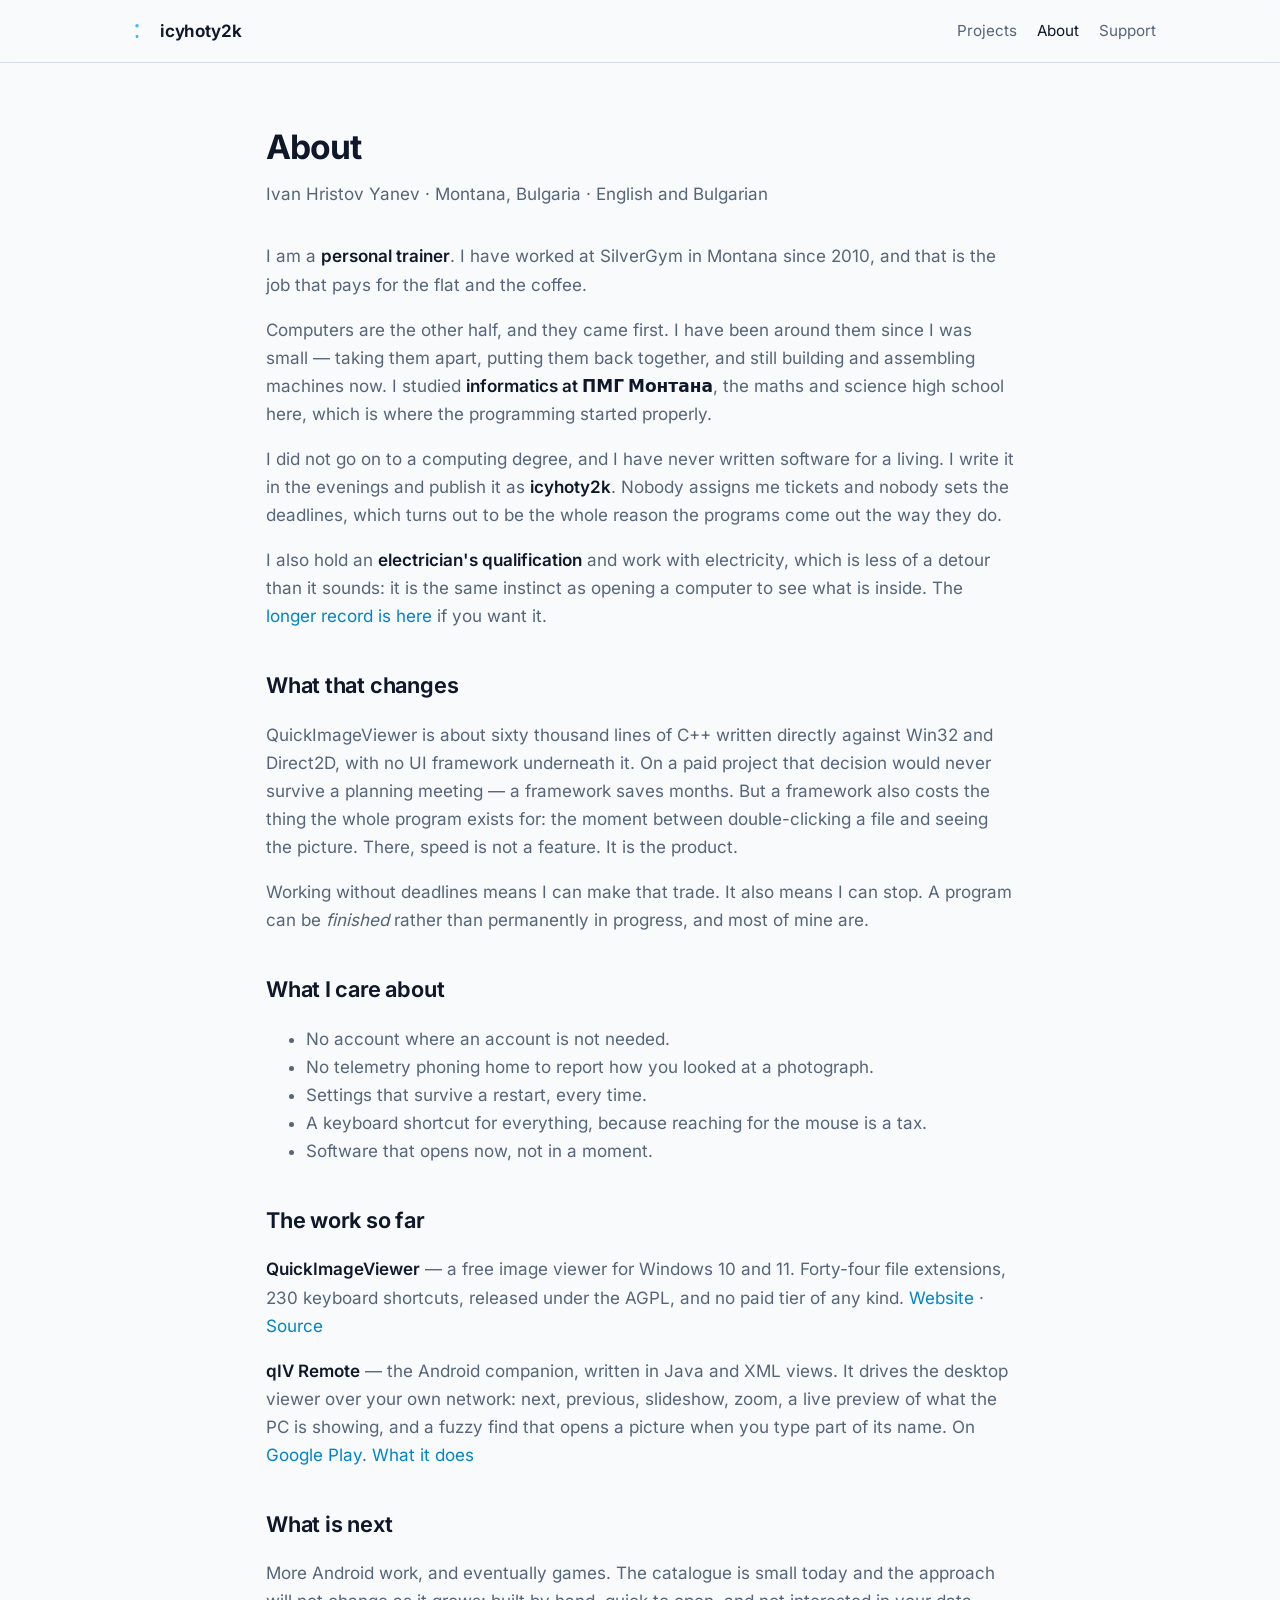
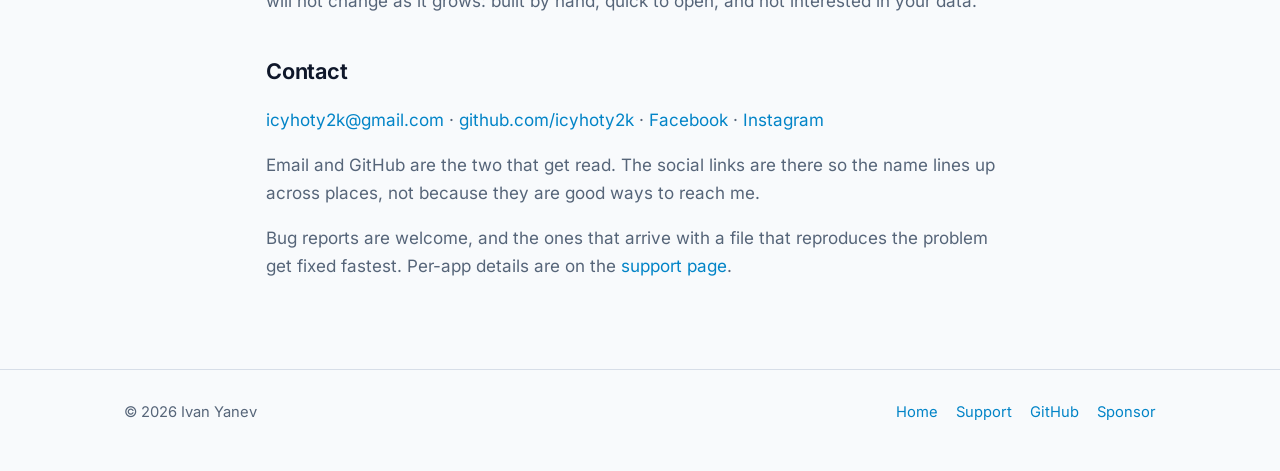
<file: about.html>
<!DOCTYPE html>
<html lang="en">
<head>
<meta charset="UTF-8">
<meta name="viewport" content="width=device-width, initial-scale=1.0">
<title>About — icyhoty2k</title>

<meta name="description" content="Ivan Hristov Yanev, Montana, Bulgaria. Personal trainer by day, writing hand-built Windows and Android software in the evenings.">
<meta name="robots" content="index, follow">
<link rel="canonical" href="https://icyhoty2k.github.io/about.html">

<link rel="icon" type="image/svg+xml" href="favicon.svg">
<meta name="theme-color" content="#0f172a">
<!-- Open Graph and Twitter. Without og:image a shared link renders as a blank
     grey box on Facebook, Messenger, Viber and Slack -- which is the main way
     anyone will ever arrive here. summary_large_image is what makes the card
     big rather than a thumbnail strip. -->
<meta property="og:type" content="profile">
<meta property="og:site_name" content="icyhoty2k">
<meta property="og:title" content="About - icyhoty2k">
<meta property="og:description" content="Personal trainer by day, and sixty thousand lines of hand-written Win32 C++ in the evenings. Why the software comes out the way it does.">
<meta property="og:url" content="https://icyhoty2k.github.io/about.html">
<meta property="og:image" content="https://icyhoty2k.github.io/assets/og-card-1200x630.jpg">
<meta property="og:image:width" content="1200">
<meta property="og:image:height" content="630">
<meta property="og:image:alt" content="icyhoty2k - apps, games and tools">
<meta property="og:locale" content="en_GB">
<meta name="twitter:card" content="summary_large_image">
<meta name="twitter:title" content="About - icyhoty2k">
<meta name="twitter:description" content="Personal trainer by day, and sixty thousand lines of hand-written Win32 C++ in the evenings. Why the software comes out the way it does.">
<meta name="twitter:image" content="https://icyhoty2k.github.io/assets/og-card-1200x630.jpg">

<script type="application/ld+json">
{
  "@context": "https://schema.org",
  "@type": "Person",
  "name": "Ivan Hristov Yanev",
  "alternateName": "icyhoty2k",
  "url": "https://icyhoty2k.github.io/",
  "image": "https://icyhoty2k.github.io/assets/og-card-1200x630.jpg",
  "jobTitle": "Software developer",
  "address": { "@type": "PostalAddress", "addressLocality": "Montana", "addressCountry": "BG" },
  "knowsLanguage": ["en", "bg"],
  "email": "mailto:icyhoty2k@gmail.com",
  "sameAs": [
    "https://github.com/icyhoty2k",
    "https://www.facebook.com/IvanHristovYanev",
    "https://www.instagram.com/icyhoty2k/",
    "https://www.youtube.com/@icyhoty2k"
  ]
}
</script>
<link rel="stylesheet" href="assets/site.css?v=2">
</head>
<body>

<!--
    WHAT IS ON THIS PAGE AND WHY.

    The trainer-by-day detail is here at the user's explicit request, on the
    grounds that it is already public on their Facebook profile and that a
    reader is better served by more context than less. It is also simply the
    most interesting true thing about the work: sixty thousand lines of Win32
    C++ written by someone whose job is not software.

    DELIBERATELY OMITTED, even though Facebook shows them: date of birth,
    relationship status, family. They are on the private list, they would not
    improve this page, and a public page is a bad place to discover you have
    changed your mind. Home address and phone number likewise never appear here
    -- note the Play developer page publishes the address separately, which is
    a different surface and a decision already taken.
-->

<nav class="sitenav">
    <div class="wrap">
        <a class="brand" href="./"><img src="assets/mark.svg" alt="">icyhoty2k</a>
        <span class="spacer"></span>
        <a class="navlink" href="./#projects">Projects</a>
        <a class="navlink" href="about.html" aria-current="page">About</a>
        <a class="navlink" href="support.html">Support</a>
    </div>
</nav>

<main class="wrap prose">

    <h1>About</h1>
    <p class="meta">Ivan Hristov Yanev &middot; Montana, Bulgaria &middot; English and Bulgarian</p>

    <p>
        I am a <strong>personal trainer</strong>. I have worked at SilverGym in Montana
        since 2010, and that is the job that pays for the flat and the coffee.
    </p>
    <p>
        Computers are the other half, and they came first. I have been around them since
        I was small &mdash; taking them apart, putting them back together, and still
        building and assembling machines now. I studied
        <strong>informatics at ПМГ Монтана</strong>, the maths and science high school
        here, which is where the programming started properly.
    </p>
    <p>
        I did not go on to a computing degree, and I have never written software for a
        living. I write it in the evenings and publish it as <strong>icyhoty2k</strong>.
        Nobody assigns me tickets and nobody sets the deadlines, which turns out to be the
        whole reason the programs come out the way they do.
    </p>
    <p>
        I also hold an <strong>electrician's qualification</strong> and work with
        electricity, which is less of a detour than it sounds: it is the same instinct as
        opening a computer to see what is inside. The
        <a href="cv.html">longer record is here</a> if you want it.
    </p>

    <h2>What that changes</h2>
    <p>
        QuickImageViewer is about sixty thousand lines of C++ written directly against
        Win32 and Direct2D, with no UI framework underneath it. On a paid project that
        decision would never survive a planning meeting &mdash; a framework saves months.
        But a framework also costs the thing the whole program exists for: the moment
        between double-clicking a file and seeing the picture. There, speed is not a
        feature. It is the product.
    </p>
    <p>
        Working without deadlines means I can make that trade. It also means I can stop.
        A program can be <em>finished</em> rather than permanently in progress, and most
        of mine are.
    </p>

    <h2>What I care about</h2>
    <ul>
        <li>No account where an account is not needed.</li>
        <li>No telemetry phoning home to report how you looked at a photograph.</li>
        <li>Settings that survive a restart, every time.</li>
        <li>A keyboard shortcut for everything, because reaching for the mouse is a tax.</li>
        <li>Software that opens now, not in a moment.</li>
    </ul>

    <h2>The work so far</h2>
    <p>
        <strong>QuickImageViewer</strong> &mdash; a free image viewer for Windows 10 and 11.
        Forty-four file extensions, 230 keyboard shortcuts, released under the AGPL, and no paid
        tier of any kind.
        <a href="https://icyhoty2k.github.io/QuickImageViewer/">Website</a> &middot;
        <a href="https://github.com/icyhoty2k/QuickImageViewer">Source</a>
    </p>
    <p>
        <strong>qIV Remote</strong> &mdash; the Android companion, written in Java and XML
        views. It drives the desktop viewer over your own network: next, previous,
        slideshow, zoom, a live preview of what the PC is showing, and a fuzzy find that
        opens a picture when you type part of its name. On <a href="https://play.google.com/store/apps/details?id=net.icyhoty2k.qivremote">Google Play</a>.
        <a href="https://icyhoty2k.github.io/QuickImageViewer/qiv-remote.html">What it does</a>
    </p>

    <h2>What is next</h2>
    <p>
        More Android work, and eventually games. The catalogue is small today and the
        approach will not change as it grows: built by hand, quick to open, and not
        interested in your data.
    </p>

    <h2>Contact</h2>
    <p>
        <a href="mailto:icyhoty2k@gmail.com">icyhoty2k@gmail.com</a> &middot;
        <a href="https://github.com/icyhoty2k">github.com/icyhoty2k</a> &middot;
        <a href="https://www.facebook.com/IvanHristovYanev">Facebook</a> &middot;
        <a href="https://www.instagram.com/icyhoty2k/">Instagram</a>
    </p>
    <p>
        Email and GitHub are the two that get read. The social links are there so the name
        lines up across places, not because they are good ways to reach me.
    </p>
    <p>
        Bug reports are welcome, and the ones that arrive with a file that reproduces the
        problem get fixed fastest. Per-app details are on the
        <a href="support.html">support page</a>.
    </p>

</main>

<footer>
    <div class="wrap row">
        <span>&copy; 2026 Ivan Yanev</span>
        <span class="spacer"></span>
        <a href="./">Home</a>
        <a href="support.html">Support</a>
        <a href="https://github.com/icyhoty2k">GitHub</a>
        <a href="https://github.com/sponsors/icyhoty2k">Sponsor</a>
    </div>
</footer>

</body>
</html>
</file>
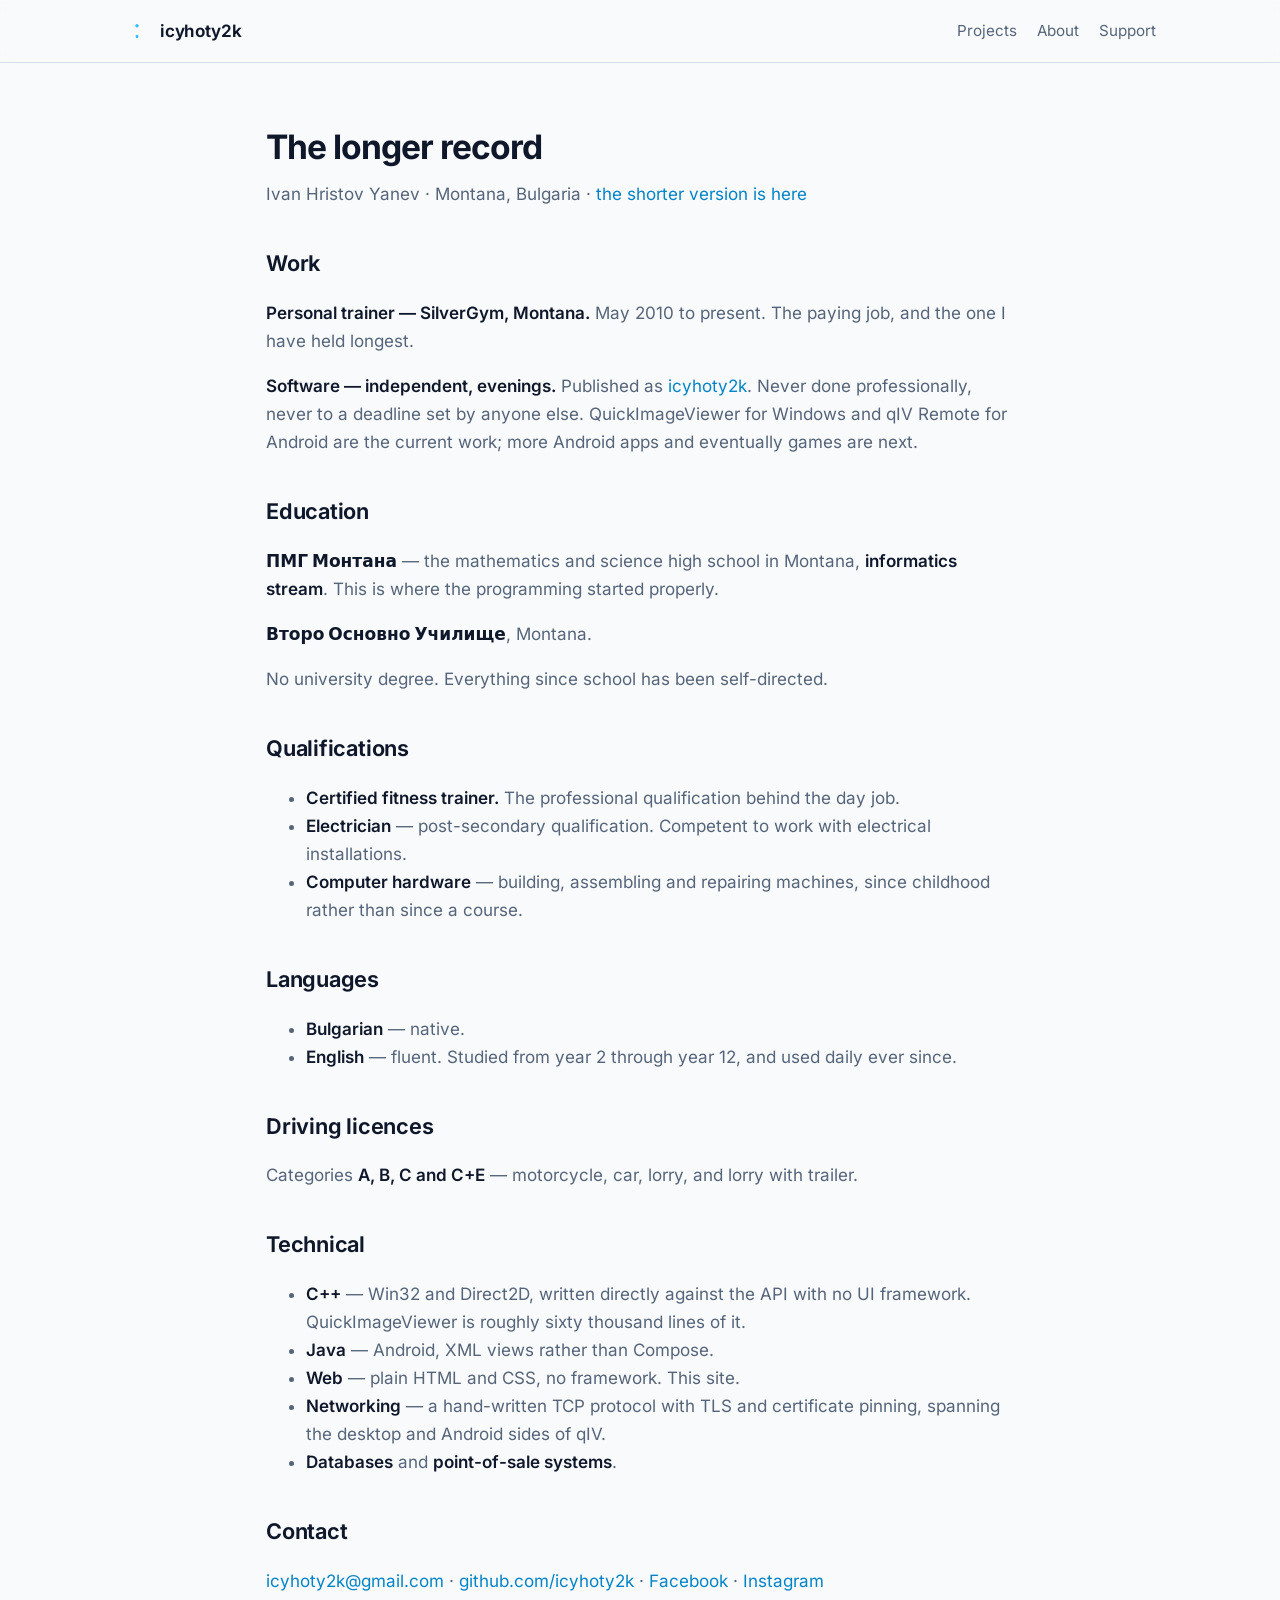
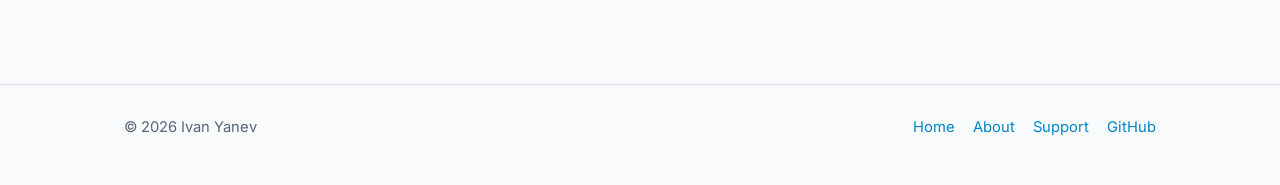
<file: cv.html>
<!DOCTYPE html>
<html lang="en">
<head>
<meta charset="UTF-8">
<meta name="viewport" content="width=device-width, initial-scale=1.0">
<title>Record — Ivan Hristov Yanev</title>

<meta name="description" content="The longer record for Ivan Hristov Yanev: work, education, technical background, qualifications, languages and driving licences.">
<meta name="robots" content="index, follow">
<link rel="canonical" href="https://icyhoty2k.github.io/cv.html">

<link rel="icon" type="image/svg+xml" href="favicon.svg">
<meta name="theme-color" content="#0f172a">
<!-- Open Graph and Twitter. Without og:image a shared link renders as a blank
     grey box on Facebook, Messenger, Viber and Slack -- which is the main way
     anyone will ever arrive here. summary_large_image is what makes the card
     big rather than a thumbnail strip. -->
<meta property="og:type" content="profile">
<meta property="og:site_name" content="icyhoty2k">
<meta property="og:title" content="The longer record - icyhoty2k">
<meta property="og:description" content="Work, education, qualifications, languages and licences for Ivan Hristov Yanev, Montana, Bulgaria.">
<meta property="og:url" content="https://icyhoty2k.github.io/cv.html">
<meta property="og:image" content="https://icyhoty2k.github.io/assets/og-card-1200x630.jpg">
<meta property="og:image:width" content="1200">
<meta property="og:image:height" content="630">
<meta property="og:image:alt" content="icyhoty2k - apps, games and tools">
<meta property="og:locale" content="en_GB">
<meta name="twitter:card" content="summary_large_image">
<meta name="twitter:title" content="The longer record - icyhoty2k">
<meta name="twitter:description" content="Work, education, qualifications, languages and licences for Ivan Hristov Yanev, Montana, Bulgaria.">
<meta name="twitter:image" content="https://icyhoty2k.github.io/assets/og-card-1200x630.jpg">

<script type="application/ld+json">
{
  "@context": "https://schema.org",
  "@type": "WebPage",
  "name": "The longer record - icyhoty2k",
  "url": "https://icyhoty2k.github.io/cv.html",
  "isPartOf": { "@type": "WebSite", "name": "icyhoty2k", "url": "https://icyhoty2k.github.io/" },
  "about": { "@type": "Person", "name": "Ivan Hristov Yanev", "alternateName": "icyhoty2k" }
}
</script>
<link rel="stylesheet" href="assets/site.css?v=2">
</head>
<body>

<!--
    WHY THIS PAGE EXISTS SEPARATELY.

    The user kept adding true facts -- electrician's qualification, driving
    licences, schooling -- and all of them are fine to publish. But a developer
    homepage is not a CV: driving categories on about.html would read as a job
    application pasted into a product site and would dilute everything near it.

    So the front pages stay focused on the work, and everything else lives
    here, one click away, for anyone who actually wants it. Add new facts HERE,
    not to about.html.

    STILL OMITTED, deliberately, though public on Facebook: date of birth,
    relationship status, family. They belong on neither page.
-->

<nav class="sitenav">
    <div class="wrap">
        <a class="brand" href="./"><img src="assets/mark.svg" alt="">icyhoty2k</a>
        <span class="spacer"></span>
        <a class="navlink" href="./#projects">Projects</a>
        <a class="navlink" href="about.html">About</a>
        <a class="navlink" href="support.html">Support</a>
    </div>
</nav>

<main class="wrap prose">

    <h1>The longer record</h1>
    <p class="meta">
        Ivan Hristov Yanev &middot; Montana, Bulgaria &middot;
        <a href="about.html">the shorter version is here</a>
    </p>

    <h2>Work</h2>
    <p>
        <strong>Personal trainer &mdash; SilverGym, Montana.</strong> May 2010 to present.
        The paying job, and the one I have held longest.
    </p>
    <p>
        <strong>Software &mdash; independent, evenings.</strong> Published as
        <a href="./">icyhoty2k</a>. Never done professionally, never to a deadline set by
        anyone else. QuickImageViewer for Windows and qIV Remote for Android are the
        current work; more Android apps and eventually games are next.
    </p>

    <h2>Education</h2>
    <p>
        <strong>ПМГ Монтана</strong> &mdash; the mathematics and science high school in
        Montana, <strong>informatics stream</strong>. This is where the programming
        started properly.
    </p>
    <p>
        <strong>Второ Основно Училище</strong>, Montana.
    </p>
    <p>
        No university degree. Everything since school has been self-directed.
    </p>

    <h2>Qualifications</h2>
    <ul>
        <li><strong>Certified fitness trainer.</strong> The professional qualification behind the day job.</li>
        <li><strong>Electrician</strong> &mdash; post-secondary qualification. Competent to work with electrical installations.</li>
        <li><strong>Computer hardware</strong> &mdash; building, assembling and repairing machines, since childhood rather than since a course.</li>
    </ul>

    <h2>Languages</h2>
    <ul>
        <li><strong>Bulgarian</strong> &mdash; native.</li>
        <li><strong>English</strong> &mdash; fluent. Studied from year 2 through year 12, and used daily ever since.</li>
    </ul>

    <h2>Driving licences</h2>
    <p>
        Categories <strong>A, B, C and C+E</strong> &mdash; motorcycle, car, lorry, and
        lorry with trailer.
    </p>

    <h2>Technical</h2>
    <ul>
        <li><strong>C++</strong> &mdash; Win32 and Direct2D, written directly against the API with no UI framework. QuickImageViewer is roughly sixty thousand lines of it.</li>
        <li><strong>Java</strong> &mdash; Android, XML views rather than Compose.</li>
        <li><strong>Web</strong> &mdash; plain HTML and CSS, no framework. This site.</li>
        <li><strong>Networking</strong> &mdash; a hand-written TCP protocol with TLS and certificate pinning, spanning the desktop and Android sides of qIV.</li>
        <li><strong>Databases</strong> and <strong>point-of-sale systems</strong>.</li>
    </ul>

    <h2>Contact</h2>
    <p>
        <a href="mailto:icyhoty2k@gmail.com">icyhoty2k@gmail.com</a> &middot;
        <a href="https://github.com/icyhoty2k">github.com/icyhoty2k</a> &middot;
        <a href="https://www.facebook.com/IvanHristovYanev">Facebook</a> &middot;
        <a href="https://www.instagram.com/icyhoty2k/">Instagram</a>
    </p>

</main>

<footer>
    <div class="wrap row">
        <span>&copy; 2026 Ivan Yanev</span>
        <span class="spacer"></span>
        <a href="./">Home</a>
        <a href="about.html">About</a>
        <a href="support.html">Support</a>
        <a href="https://github.com/icyhoty2k">GitHub</a>
    </div>
</footer>

</body>
</html>
</file>
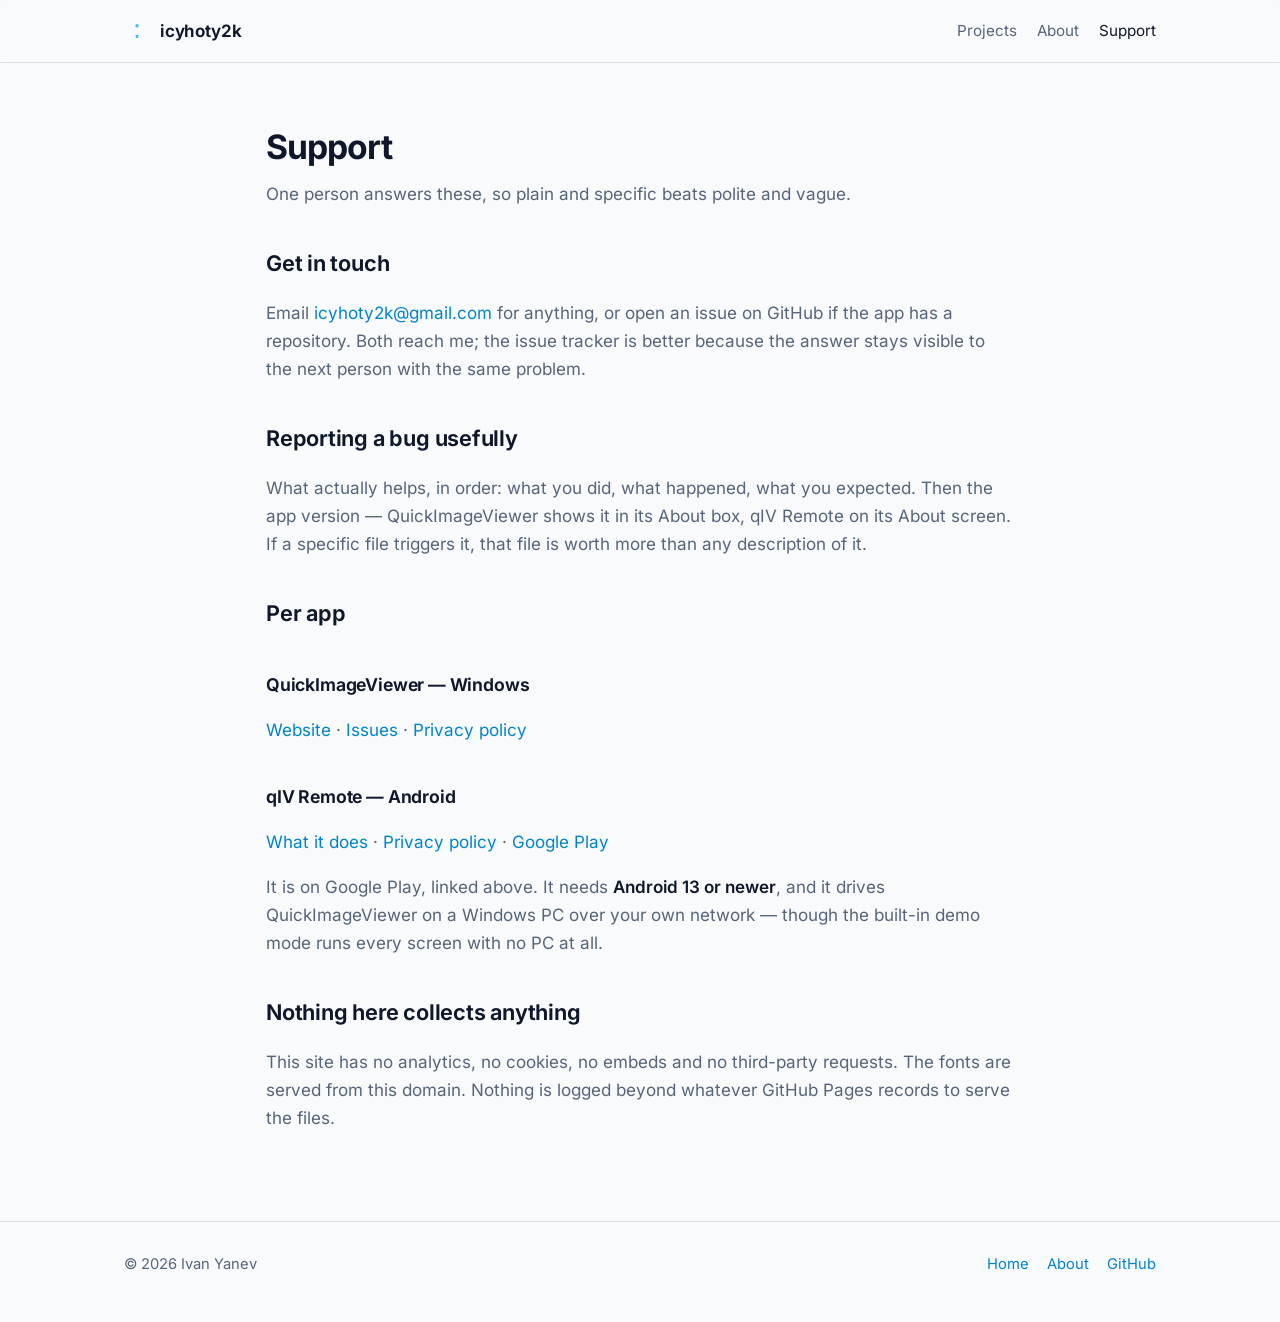
<file: support.html>
<!DOCTYPE html>
<html lang="en">
<head>
<meta charset="UTF-8">
<meta name="viewport" content="width=device-width, initial-scale=1.0">
<title>Support — icyhoty2k</title>

<meta name="description" content="Support and contact for QuickImageViewer and qIV Remote: where to report a bug, and where each app's privacy policy lives.">
<meta name="robots" content="index, follow">
<link rel="canonical" href="https://icyhoty2k.github.io/support.html">

<link rel="icon" type="image/svg+xml" href="favicon.svg">
<meta name="theme-color" content="#0f172a">
<!-- Open Graph and Twitter. Without og:image a shared link renders as a blank
     grey box on Facebook, Messenger, Viber and Slack -- which is the main way
     anyone will ever arrive here. summary_large_image is what makes the card
     big rather than a thumbnail strip. -->
<meta property="og:type" content="website">
<meta property="og:site_name" content="icyhoty2k">
<meta property="og:title" content="Support - icyhoty2k">
<meta property="og:description" content="Where to report a bug for QuickImageViewer or qIV Remote, what to include, and where each app's privacy policy lives.">
<meta property="og:url" content="https://icyhoty2k.github.io/support.html">
<meta property="og:image" content="https://icyhoty2k.github.io/assets/og-card-1200x630.jpg">
<meta property="og:image:width" content="1200">
<meta property="og:image:height" content="630">
<meta property="og:image:alt" content="icyhoty2k - apps, games and tools">
<meta property="og:locale" content="en_GB">
<meta name="twitter:card" content="summary_large_image">
<meta name="twitter:title" content="Support - icyhoty2k">
<meta name="twitter:description" content="Where to report a bug for QuickImageViewer or qIV Remote, what to include, and where each app's privacy policy lives.">
<meta name="twitter:image" content="https://icyhoty2k.github.io/assets/og-card-1200x630.jpg">

<script type="application/ld+json">
{
  "@context": "https://schema.org",
  "@type": "WebPage",
  "name": "Support - icyhoty2k",
  "url": "https://icyhoty2k.github.io/support.html",
  "isPartOf": { "@type": "WebSite", "name": "icyhoty2k", "url": "https://icyhoty2k.github.io/" },
  "about": { "@type": "Person", "name": "Ivan Hristov Yanev", "alternateName": "icyhoty2k" }
}
</script>
<link rel="stylesheet" href="assets/site.css?v=2">
</head>
<body>

<!--
    THIS IS THE URL THAT GOES IN A PLAY LISTING'S SUPPORT FIELD, and it has to
    stay stable for as long as any app is published. Add a row per app; do not
    rename or move the file.

    PRIVACY POLICIES ARE LINKED, NOT COPIED. QuickImageViewer's and qIV
    Remote's policies live on the QuickImageViewer site and are the originals.
    Duplicating them here would create a second copy to drift out of sync,
    which has already happened once with the Play listing copy. New apps that
    have no site of their own get their policy under /privacy/ here.
-->

<nav class="sitenav">
    <div class="wrap">
        <a class="brand" href="./"><img src="assets/mark.svg" alt="">icyhoty2k</a>
        <span class="spacer"></span>
        <a class="navlink" href="./#projects">Projects</a>
        <a class="navlink" href="about.html">About</a>
        <a class="navlink" href="support.html" aria-current="page">Support</a>
    </div>
</nav>

<main class="wrap prose">

    <h1>Support</h1>
    <p class="meta">One person answers these, so plain and specific beats polite and vague.</p>

    <h2>Get in touch</h2>
    <p>
        Email <a href="mailto:icyhoty2k@gmail.com">icyhoty2k@gmail.com</a> for anything, or
        open an issue on GitHub if the app has a repository. Both reach me; the issue
        tracker is better because the answer stays visible to the next person with the
        same problem.
    </p>

    <h2>Reporting a bug usefully</h2>
    <p>
        What actually helps, in order: what you did, what happened, what you expected. Then
        the app version &mdash; QuickImageViewer shows it in its About box, qIV Remote on its
        About screen. If a specific file triggers it, that file is worth more than any
        description of it.
    </p>

    <h2>Per app</h2>

    <h2 style="font-size:1.1rem">QuickImageViewer &mdash; Windows</h2>
    <p>
        <a href="https://icyhoty2k.github.io/QuickImageViewer/">Website</a> &middot;
        <a href="https://github.com/icyhoty2k/QuickImageViewer/issues">Issues</a> &middot;
        <a href="https://icyhoty2k.github.io/QuickImageViewer/qiv-privacy.html">Privacy policy</a>
    </p>

    <h2 style="font-size:1.1rem">qIV Remote &mdash; Android</h2>
    <p>
        <a href="https://icyhoty2k.github.io/QuickImageViewer/qiv-remote.html">What it does</a> &middot;
        <a href="https://icyhoty2k.github.io/QuickImageViewer/qiv-remote-privacy.html">Privacy policy</a> &middot;
        <a href="https://play.google.com/store/apps/details?id=net.icyhoty2k.qivremote">Google Play</a>
    </p>
    <p>
        It is on Google Play, linked above. It needs
        <strong>Android 13 or newer</strong>, and it drives QuickImageViewer on a Windows PC
        over your own network &mdash; though the built-in demo mode runs every screen with no
        PC at all.
    </p>

    <h2>Nothing here collects anything</h2>
    <p>
        This site has no analytics, no cookies, no embeds and no third-party requests. The
        fonts are served from this domain. Nothing is logged beyond whatever GitHub Pages
        records to serve the files.
    </p>

</main>

<footer>
    <div class="wrap row">
        <span>&copy; 2026 Ivan Yanev</span>
        <span class="spacer"></span>
        <a href="./">Home</a>
        <a href="about.html">About</a>
        <a href="https://github.com/icyhoty2k">GitHub</a>
    </div>
</footer>

</body>
</html>
</file>
<file: assets/site.css>
/* ==========================================================================
   icyhoty2k.github.io

   ONE stylesheet, no framework, no CDN. Every font is vendored in
   assets/fonts/ -- the site says it uses no third parties and that has to be
   literally true, which means no Google Fonts, no analytics, no embeds.

   Palette matches QuickImageViewer's site.css so the two read as one hand,
   and matches the Play developer art, which is generated from the same
   numbers.
   ========================================================================== */

@font-face {
    font-family: 'Inter';
    font-style: normal;
    font-weight: 100 900;
    font-display: swap;
    src: url('fonts/inter-latin.woff2') format('woff2');
    unicode-range: U+0000-00FF,U+0131,U+0152-0153,U+02BB-02BC,U+02C6,U+02DA,U+02DC,U+0304,U+0308,U+0329,U+2000-206F,U+2074,U+20AC,U+2122,U+2191,U+2193,U+2212,U+2215,U+FEFF,U+FFFD;
}

@font-face {
    font-family: 'Inter';
    font-style: normal;
    font-weight: 100 900;
    font-display: swap;
    src: url('fonts/inter-latin-ext.woff2') format('woff2');
    unicode-range: U+0100-02BA,U+02BD-02C5,U+02C7-02CC,U+02CE-02D7,U+02DD-02FF,U+0304,U+0308,U+0329,U+1D00-1DBF,U+1E00-1E9F,U+1EF2-1EFF,U+2020,U+20A0-20AB,U+20AD-20C0,U+2113,U+2C60-2C7F,U+A720-A7FF;
}

:root {
    --bg:        #0f172a;
    --surface:   #1e293b;
    --surface-2: #172033;
    --border:    #2b3a52;
    --text:      #f8fafc;
    --muted:     #94a3b8;
    --accent:    #38bdf8;
    --accent-dk: #0284c7;
    --radius:    14px;
    --maxw:      1080px;
}

/* Light mode is a real mode, not an afterthought: a developer page gets opened
   from a Play listing on a phone in daylight as often as from a desktop at
   night. */
@media (prefers-color-scheme: light) {
    :root {
        --bg:        #f8fafc;
        --surface:   #ffffff;
        --surface-2: #eef2f7;
        --border:    #d7dee8;
        --text:      #0f172a;
        --muted:     #566579;
        --accent:    #0284c7;
        --accent-dk: #075985;
    }
}

*, *::before, *::after { box-sizing: border-box; }

html { scroll-behavior: smooth; }

body {
    margin: 0;
    background: var(--bg);
    color: var(--text);
    font-family: 'Inter', system-ui, -apple-system, 'Segoe UI', sans-serif;
    font-size: 17px;
    line-height: 1.65;
    -webkit-font-smoothing: antialiased;
}

.wrap { max-width: var(--maxw); margin: 0 auto; padding: 0 24px; }

a { color: var(--accent); text-decoration: none; }
a:hover { text-decoration: underline; }

/* --- header ------------------------------------------------------------- */

.sitenav {
    border-bottom: 1px solid var(--border);
    background: color-mix(in srgb, var(--bg) 88%, transparent);
    position: sticky;
    top: 0;
    z-index: 10;
    backdrop-filter: blur(8px);
}

.sitenav .wrap {
    display: flex;
    align-items: center;
    gap: 20px;
    height: 62px;
}

.sitenav .brand {
    display: flex;
    align-items: center;
    gap: 10px;
    color: var(--text);
    font-weight: 650;
    letter-spacing: -0.01em;
}

/* Height, not width. The tight mark is a tall narrow box (40 x 168 units), so
   fixing the width would squash it; fixing the height lets the width fall out
   of the aspect ratio and the gap beside the wordmark becomes the real gap. */
.sitenav .brand img { height: 26px; width: auto; display: block; }
.sitenav .brand picture { display: flex; }
.sitenav .spacer { flex: 1; }
.sitenav a.navlink { color: var(--muted); font-size: 0.95rem; }
.sitenav a.navlink:hover, .sitenav a.navlink[aria-current="page"] { color: var(--text); }

/* --- hero --------------------------------------------------------------- */

.hero { padding: 84px 0 56px; }

.hero-inner {
    display: flex;
    align-items: center;
    gap: 48px;
    flex-wrap: wrap;
}

.hero-mark {
    width: 132px;
    height: 132px;
    flex: none;
    filter: drop-shadow(0 0 26px color-mix(in srgb, var(--accent) 35%, transparent));
}

.hero h1 {
    margin: 0 0 6px;
    font-size: clamp(2.2rem, 6vw, 3.4rem);
    font-weight: 700;
    letter-spacing: -0.03em;
    line-height: 1.05;
}

/* The second line of the signature. Tracked out and in the accent: set solid
   and grey, a nine-letter word under a nine-letter word reads as one block.
   The tracking is what makes it a sub-line rather than a second title.

   clamp()ed like the heading above it, so the two scale together instead of
   the sub-line staying put while the title grows. */
.hero .productions {
    margin: 0 0 16px;
    font-size: clamp(0.78rem, 1.7vw, 1rem);
    font-weight: 500;
    letter-spacing: 0.34em;
    text-transform: uppercase;
    color: var(--accent);
}

.hero p.lead {
    margin: 0;
    max-width: 46ch;
    color: var(--muted);
    font-size: 1.12rem;
}

/* The row of glyphs, matching the Play header. Inline SVG so it inherits
   currentColor and needs no extra request. */
.glyphrow {
    display: flex;
    gap: 18px;
    margin-top: 22px;
    color: var(--muted);
}
.glyphrow svg { width: 26px; height: 26px; flex: none; }

/* --- sections ----------------------------------------------------------- */

section { padding: 30px 0 56px; }

h2 {
    font-size: 1.05rem;
    font-weight: 650;
    letter-spacing: 0.08em;
    text-transform: uppercase;
    color: var(--muted);
    margin: 0 0 22px;
}

/* --- statistics strip ---------------------------------------------------- */

/* PILLS, matching QuickImageViewer's own strip. A first version here was a grid
   of six large cells; next to the desktop site it read as a different product.
   Same shape, same wrap-and-centre behaviour, same value-then-label order.

   Icons are inline SVG rather than the emoji the desktop strip uses. Same
   reason the navigation was converted: an emoji is drawn by whichever vendor
   made the font, so a row of six is a row of six different illustration styles.

   Numbers, not charts. Six unrelated current values with no series behind them;
   a chart of those is a table wearing a costume, and it would cost a library on
   a site that promises no third parties. */
.statstrip {
    display: flex;
    flex-wrap: wrap;
    justify-content: center;
    gap: 10px;
    margin: 6px 0;
}

.stat {
    display: inline-flex;
    align-items: center;
    gap: 8px;
    padding: 9px 15px;
    border-radius: 999px;
    border: 1px solid var(--border);
    background: var(--surface);
    color: var(--text);
    font-size: 0.9rem;
    line-height: 1;
    transition: border-color .15s ease, transform .15s ease;
}

.stat:hover {
    border-color: var(--accent);
    transform: translateY(-1px);
    text-decoration: none;
}

.stat svg {
    width: 15px;
    height: 15px;
    flex: none;
    color: var(--muted);
    stroke-linecap: round;
    stroke-linejoin: round;
}

.stat:hover svg { color: var(--accent); }

.stat-value {
    font-weight: 700;
    color: var(--accent);
    font-variant-numeric: tabular-nums;
}

.stat-label { color: var(--muted); font-size: 0.82rem; }

@media (max-width: 620px) {
    .statstrip { gap: 8px; }
    .stat { padding: 8px 12px; font-size: 0.85rem; }
}

/* --- product cards ------------------------------------------------------ */

.cards {
    display: grid;
    grid-template-columns: repeat(auto-fit, minmax(300px, 1fr));
    gap: 20px;
}

.card {
    background: var(--surface);
    border: 1px solid var(--border);
    border-radius: var(--radius);
    overflow: hidden;
    display: flex;
    flex-direction: column;
    transition: border-color .18s ease, transform .18s ease;
}

.card:hover { border-color: var(--accent); transform: translateY(-2px); }

@media (prefers-reduced-motion: reduce) {
    .card { transition: none; }
    .card:hover { transform: none; }
}

/* The screenshot. A page about image software with no images on it was the
   whole reason the landing page read as dead -- and Google's own starter guide
   asks for images placed near the text they relate to.

   Fixed aspect and object-fit so a portrait phone shot and a landscape desktop
   shot sit in the same grid without one of them stretching. width/height are
   declared in the HTML so the browser reserves the space and the card does not
   jump as the image arrives.

   HEIGHT: AUTO IS LOAD-BEARING, AND aspect-ratio DOES NOT WORK WITHOUT IT.
   The <img> tags carry width/height attributes, which are presentational hints:
   this rule overrides the width one with width:100%, but if it declares no
   height at all then the HTML height attribute survives as the USED height. Both
   dimensions are then definite and `aspect-ratio` is ignored outright.

   That is not theoretical -- it shipped. The two cards rendered 504x563 and
   504x462 instead of 504x284, because their height attributes were 563 and 462.
   The desktop shot was cropped to a narrow portrait slice of a 2688x1436 frame,
   and the Android shot was upscaled 2x past its own source height, which is
   what made it look soft. Declaring height:auto lets the aspect-ratio win and
   both cards become 16/9 again. */
.card-shot {
    display: block;
    width: 100%;
    height: auto;
    aspect-ratio: 16 / 9;
    object-fit: cover;
    object-position: top center;
    background: var(--surface-2);
    border-bottom: 1px solid var(--border);
}

.card-body { padding: 24px 26px 22px; display: flex; flex-direction: column; flex: 1; }

.card h3 {
    margin: 0 0 4px;
    font-size: 1.3rem;
    letter-spacing: -0.02em;
}

.card .plat {
    color: var(--muted);
    font-size: 0.86rem;
    letter-spacing: 0.04em;
    text-transform: uppercase;
    margin-bottom: 14px;
}

.card p { margin: 0 0 18px; color: var(--muted); }
.card .grow { flex: 1; }

.tags { display: flex; flex-wrap: wrap; gap: 8px; margin-bottom: 18px; }

.tag {
    font-size: 0.8rem;
    color: var(--muted);
    border: 1px solid var(--border);
    background: var(--surface-2);
    border-radius: 999px;
    padding: 3px 11px;
}

.actions { display: flex; flex-wrap: wrap; gap: 10px; }

.btn {
    display: inline-block;
    padding: 9px 17px;
    border-radius: 9px;
    font-weight: 600;
    font-size: 0.95rem;
    border: 1px solid var(--border);
    color: var(--text);
}
.btn:hover { text-decoration: none; border-color: var(--accent); }

.btn.primary {
    background: var(--accent);
    border-color: var(--accent);
    color: #06121f;
}
.btn.primary:hover { background: var(--accent-dk); border-color: var(--accent-dk); color: #fff; }

/* --- the Google Play button --------------------------------------------
   Same treatment as the qIV site's store row, for the same reason: this
   button sat beside a Download button in the identical accent blue, which
   reads as "two links" rather than "two products" -- and it carried no mark
   at all, so nothing on it said which store it goes to.

   PLAY'S OWN GREEN, not the site accent. #01875f is the store's, and it is
   the colour somebody is already looking for when they came to install an
   app. White label on it clears contrast in BOTH themes, which the accent
   button's dark label would not -- so this one rule serves light and dark
   without a second definition under the prefers-color-scheme block.

   NOT the official Play artwork: that badge is Google's, has its own sizing
   and clear-space rules, and is an image this site would have to fetch or
   vendor. The mark below is four paths of CSS-free SVG, so it stays inside
   the no-CDN rule and scales with the text.
   ---------------------------------------------------------------------- */
.btn.play {
    display: inline-flex;
    align-items: center;
    gap: 9px;
    background: #01875f;
    border-color: #01875f;
    color: #ffffff;
    position: relative;
    box-shadow: 0 0 0 1px rgba(61, 220, 132, 0.30),
                0 0 18px -5px rgba(61, 220, 132, 0.55);
}

.btn.play:hover {
    background: #00a06f;
    border-color: #00a06f;
    color: #ffffff;
    box-shadow: 0 0 0 1px rgba(61, 220, 132, 0.50),
                0 0 28px -3px rgba(61, 220, 132, 0.75);
}

/* 1.35em, not 1em. Below about 1.2 the four colours resolve to a single
   green smudge and the mark stops saying anything. */
.btn.play svg {
    width: 1.35em;
    height: 1.35em;
    flex: none;
    display: block;
}

/* Shipped 1 September 2026, and a visitor has no way to know that from a
   button. On the button rather than beside it, so it cannot wrap away from
   the thing it labels. */
.btn.play::after {
    content: "NEW";
    position: absolute;
    top: -8px;
    right: -9px;
    background: #f59e0b;
    color: #1a1200;
    font-size: 0.6rem;
    font-weight: 800;
    letter-spacing: 0.08em;
    padding: 2px 6px;
    border-radius: 999px;
    box-shadow: 0 2px 6px rgba(0, 0, 0, 0.45);
}

/* --- callout ------------------------------------------------------------ */

.callout {
    border: 1px solid var(--border);
    border-left: 3px solid var(--accent);
    background: var(--surface);
    border-radius: var(--radius);
    padding: 22px 26px;
}
.callout h3 { margin: 0 0 8px; font-size: 1.15rem; }
.callout p  { margin: 0 0 14px; color: var(--muted); }
.callout ol { margin: 0 0 16px; padding-left: 20px; color: var(--muted); }
.callout li { margin-bottom: 6px; }
.callout :last-child { margin-bottom: 0; }

/* --- prose pages -------------------------------------------------------- */

.prose { max-width: 68ch; padding: 56px 0 72px; }
.prose h1 { font-size: 2.1rem; letter-spacing: -0.03em; margin: 0 0 6px; }
.prose .meta { color: var(--muted); margin: 0 0 34px; }
.prose h2 {
    text-transform: none;
    letter-spacing: -0.01em;
    font-size: 1.35rem;
    color: var(--text);
    margin: 38px 0 12px;
}
.prose p, .prose li { color: var(--muted); }
.prose strong { color: var(--text); font-weight: 600; }

/* --- footer ------------------------------------------------------------- */

footer {
    border-top: 1px solid var(--border);
    padding: 30px 0 46px;
    color: var(--muted);
    font-size: 0.92rem;
}
footer .row { display: flex; flex-wrap: wrap; gap: 18px; align-items: center; }
footer .spacer { flex: 1; }

@media (max-width: 620px) {
    .hero { padding: 56px 0 40px; }
    .hero-inner { gap: 28px; }
    .hero-mark { width: 96px; height: 96px; }

    /* TAP TARGETS. Measured on a 375px viewport: the nav links were 25px tall
       and the footer links 24px. Google's threshold is 48px, and a 24px target
       is a genuinely annoying thing to hit with a thumb.

       Padding rather than font-size, so the text stays the size it should be
       and only the hit area grows. Negative margin keeps the row from getting
       taller than it needs to look.

       Inline links inside paragraphs are left alone on purpose -- they are
       exempt from the guidance, and padding them would wreck the line spacing. */
    .sitenav a.navlink,
    .sitenav a.brand,
    footer .row a {
        padding-top: 11px;
        padding-bottom: 11px;
    }

    footer .row { gap: 10px 18px; margin: -11px 0; }
}

/* --- funding buttons: ONE look on every surface -------------------------- */
/*
   These deliberately mirror the shields.io "for-the-badge" sponsor badges in
   README.md, down to the two-tone split and the exact hex values, because the
   same pair of buttons appears on GitHub, on both websites, and anywhere else
   the work asks to be funded. One identity, three media.

   THE SITES CANNOT USE THE SHIELDS IMAGES THEMSELVES. An <img> pointing at
   img.shields.io is a third-party request from every visitor, and both sites
   promise in writing that they contact nobody. In README.md the same badge is
   fine, because GitHub proxies README images through its own camo servers and
   shields.io never sees a reader -- same picture, completely different
   consequence. So on the web the look is rebuilt in CSS, with inline SVG icons
   in place of the emoji shields renders.

   KEEP IN SYNC: this block is byte-identical in
   icyhoty2k.github.io/assets/site.css and QuickImageViewer/docs/site.css, and
   the colours match the badge URLs in README.md. Change one, change all three.
*/
.fundrow {
    display: flex;
    flex-wrap: wrap;
    gap: 12px;
    margin: 0;
}

.fund {
    display: inline-flex;
    align-items: stretch;
    border-radius: 6px;
    overflow: hidden;
    color: #fff;
    font-weight: 700;
    font-size: 0.72rem;
    letter-spacing: 0.09em;
    text-transform: uppercase;
    line-height: 1;
    transition: filter .18s ease, transform .18s ease;
}

.fund:hover {
    text-decoration: none;
    color: #fff;
    filter: brightness(1.12);
    transform: translateY(-1px);
}

.fund:focus-visible {
    outline: 2px solid #fff;
    outline-offset: 2px;
}

/* Two segments, exactly as the badge draws them: the darker one carries the
   icon and the name, the brighter one carries the phrase. */
.fund .fund-k,
.fund .fund-v {
    display: inline-flex;
    align-items: center;
    gap: 8px;
    padding: 13px 15px;
}

.fund svg {
    width: 15px;
    height: 15px;
    flex: none;
}

.fund.gh   .fund-k { background: #bf3a8c; }
.fund.gh   .fund-v { background: #ea4aaa; }
.fund.kofi .fund-k { background: #c94340; }
.fund.kofi .fund-v { background: #ff5e5b; }

@media (prefers-reduced-motion: reduce) {
    .fund { transition: none; }
    .fund:hover { transform: none; }
}
</file>
